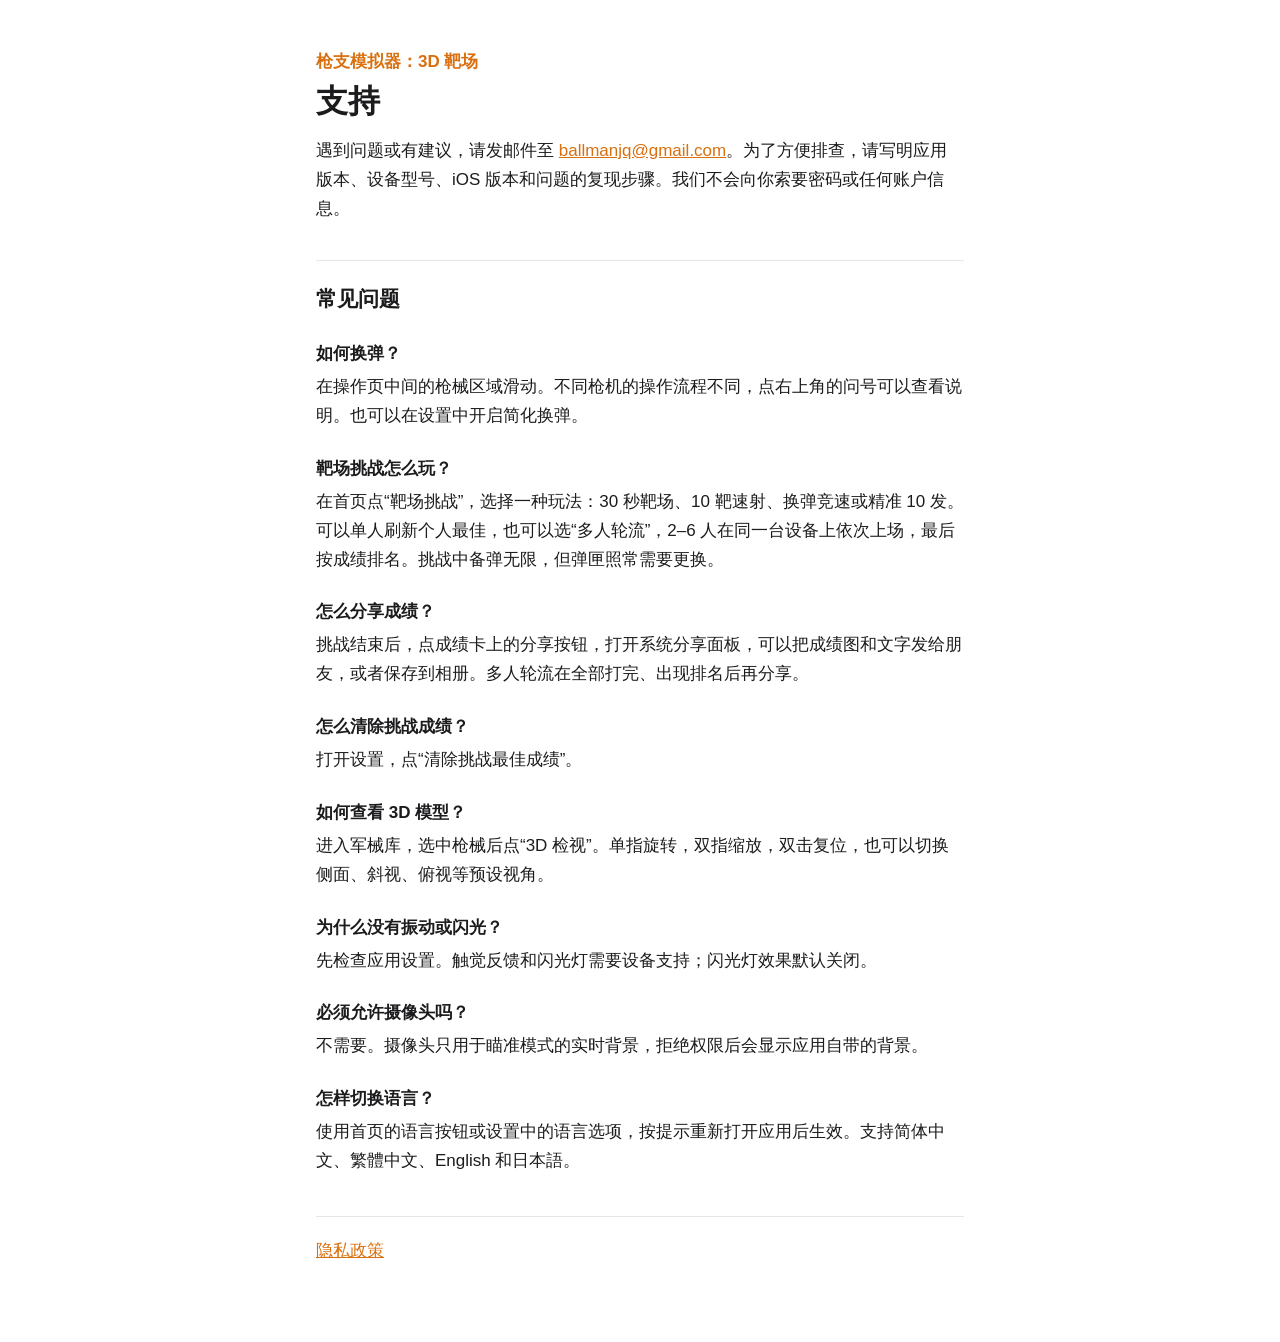
<file: index.html>
<!doctype html>
<html lang="zh-Hans">
<head>
<meta charset="utf-8">
<meta name="viewport" content="width=device-width, initial-scale=1">
<title>支持 · 枪支模拟器：3D 靶场</title>
<link rel="stylesheet" href="style.css">
</head>
<body>
<main>
<p class="app">枪支模拟器：3D 靶场</p>
<h1>支持</h1>
<p>遇到问题或有建议，请发邮件至 <a href="mailto:ballmanjq@gmail.com">ballmanjq@gmail.com</a>。为了方便排查，请写明应用版本、设备型号、iOS 版本和问题的复现步骤。我们不会向你索要密码或任何账户信息。</p>

<h2>常见问题</h2>

<h3>如何换弹？</h3>
<p>在操作页中间的枪械区域滑动。不同枪机的操作流程不同，点右上角的问号可以查看说明。也可以在设置中开启简化换弹。</p>

<h3>靶场挑战怎么玩？</h3>
<p>在首页点“靶场挑战”，选择一种玩法：30 秒靶场、10 靶速射、换弹竞速或精准 10 发。可以单人刷新个人最佳，也可以选“多人轮流”，2–6 人在同一台设备上依次上场，最后按成绩排名。挑战中备弹无限，但弹匣照常需要更换。</p>

<h3>怎么分享成绩？</h3>
<p>挑战结束后，点成绩卡上的分享按钮，打开系统分享面板，可以把成绩图和文字发给朋友，或者保存到相册。多人轮流在全部打完、出现排名后再分享。</p>

<h3>怎么清除挑战成绩？</h3>
<p>打开设置，点“清除挑战最佳成绩”。</p>

<h3>如何查看 3D 模型？</h3>
<p>进入军械库，选中枪械后点“3D 检视”。单指旋转，双指缩放，双击复位，也可以切换侧面、斜视、俯视等预设视角。</p>

<h3>为什么没有振动或闪光？</h3>
<p>先检查应用设置。触觉反馈和闪光灯需要设备支持；闪光灯效果默认关闭。</p>

<h3>必须允许摄像头吗？</h3>
<p>不需要。摄像头只用于瞄准模式的实时背景，拒绝权限后会显示应用自带的背景。</p>

<h3>怎样切换语言？</h3>
<p>使用首页的语言按钮或设置中的语言选项，按提示重新打开应用后生效。支持简体中文、繁體中文、English 和日本語。</p>

<p class="nav"><a href="privacy.html">隐私政策</a></p>
</main>
</body>
</html>
</file>
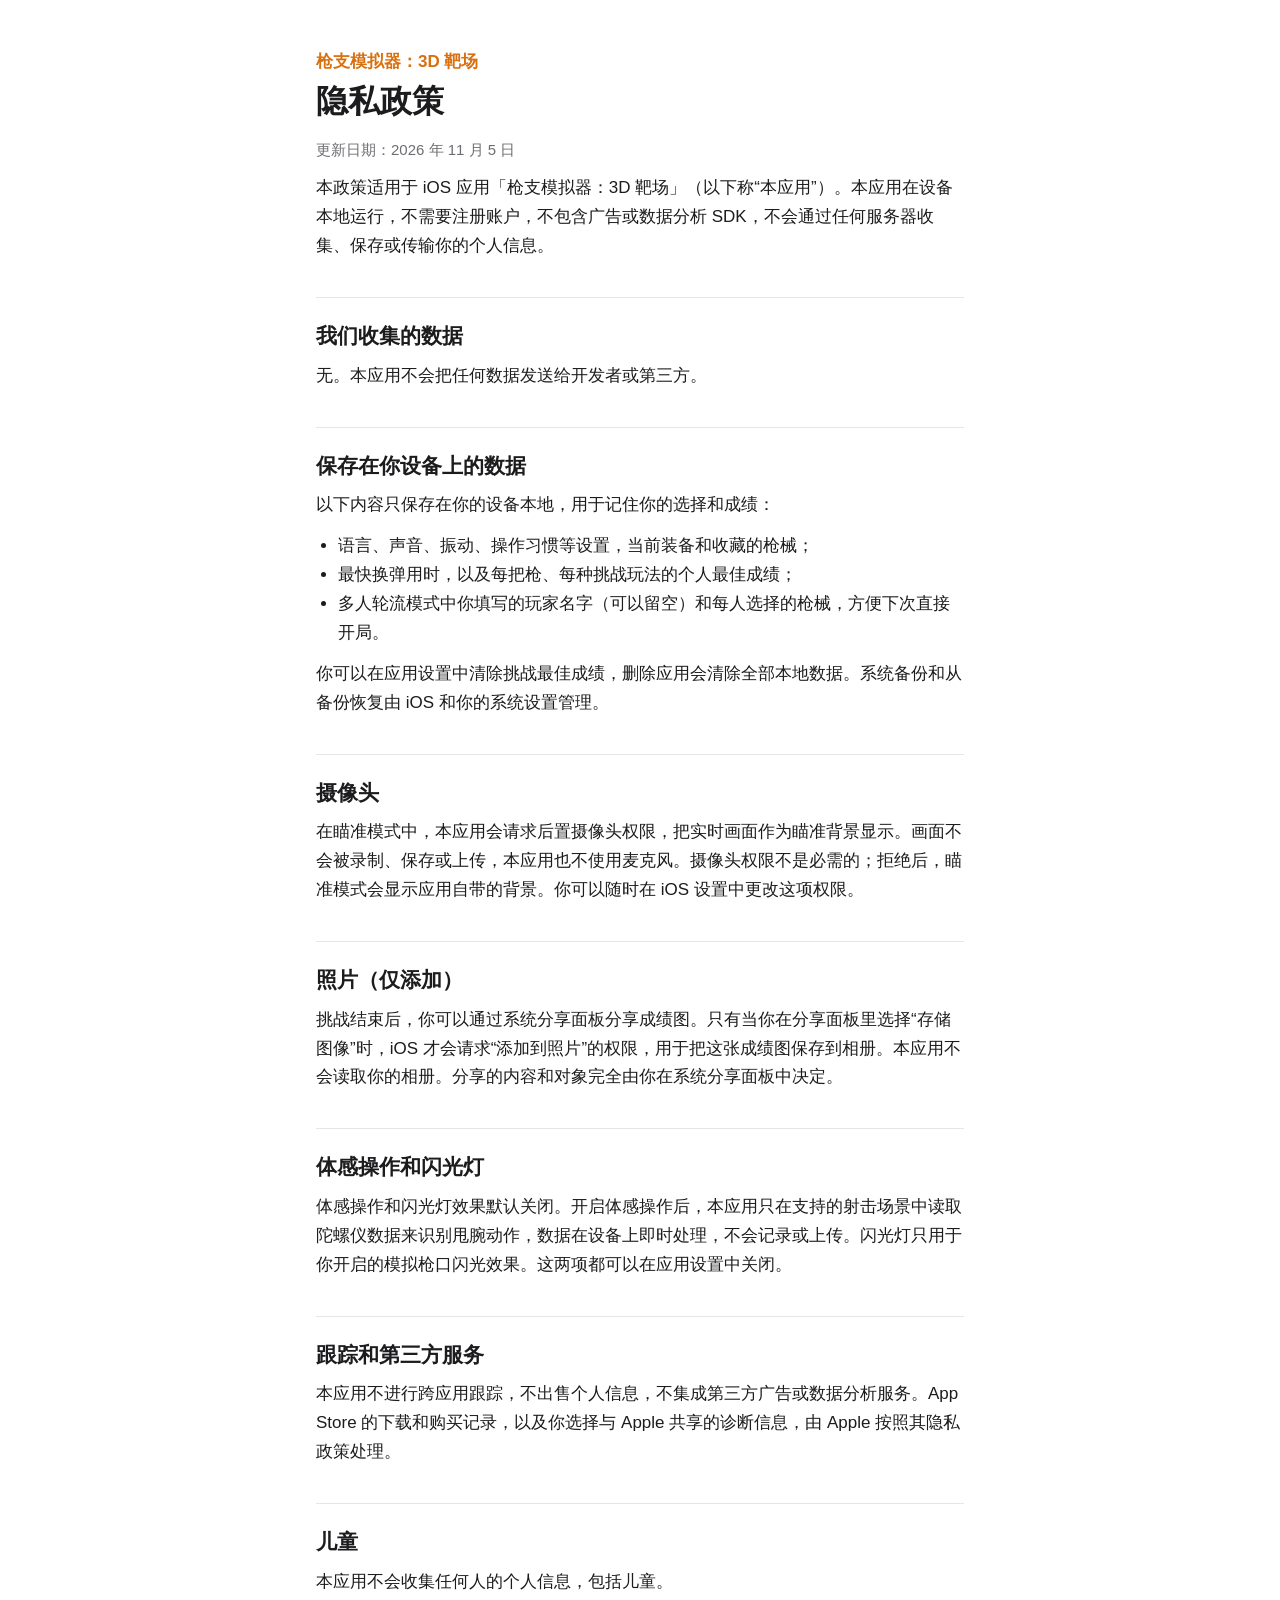
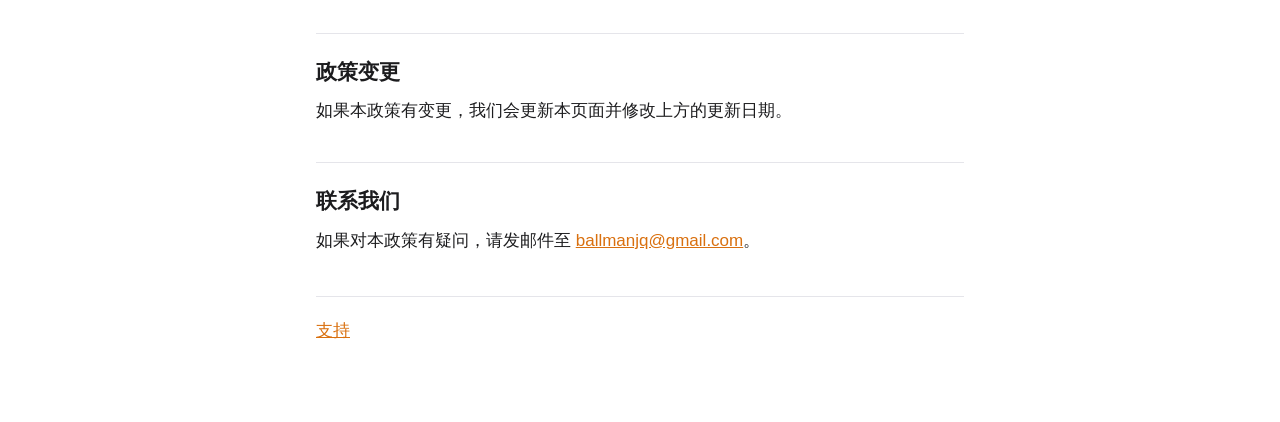
<file: privacy.html>
<!doctype html>
<html lang="zh-Hans">
<head>
<meta charset="utf-8">
<meta name="viewport" content="width=device-width, initial-scale=1">
<title>隐私政策 · 枪支模拟器：3D 靶场</title>
<link rel="stylesheet" href="style.css">
</head>
<body>
<main>
<p class="app">枪支模拟器：3D 靶场</p>
<h1>隐私政策</h1>
<p class="meta">更新日期：2026 年 11 月 5 日</p>

<p>本政策适用于 iOS 应用「枪支模拟器：3D 靶场」（以下称“本应用”）。本应用在设备本地运行，不需要注册账户，不包含广告或数据分析 SDK，不会通过任何服务器收集、保存或传输你的个人信息。</p>

<h2>我们收集的数据</h2>
<p>无。本应用不会把任何数据发送给开发者或第三方。</p>

<h2>保存在你设备上的数据</h2>
<p>以下内容只保存在你的设备本地，用于记住你的选择和成绩：</p>
<ul>
<li>语言、声音、振动、操作习惯等设置，当前装备和收藏的枪械；</li>
<li>最快换弹用时，以及每把枪、每种挑战玩法的个人最佳成绩；</li>
<li>多人轮流模式中你填写的玩家名字（可以留空）和每人选择的枪械，方便下次直接开局。</li>
</ul>
<p>你可以在应用设置中清除挑战最佳成绩，删除应用会清除全部本地数据。系统备份和从备份恢复由 iOS 和你的系统设置管理。</p>

<h2>摄像头</h2>
<p>在瞄准模式中，本应用会请求后置摄像头权限，把实时画面作为瞄准背景显示。画面不会被录制、保存或上传，本应用也不使用麦克风。摄像头权限不是必需的；拒绝后，瞄准模式会显示应用自带的背景。你可以随时在 iOS 设置中更改这项权限。</p>

<h2>照片（仅添加）</h2>
<p>挑战结束后，你可以通过系统分享面板分享成绩图。只有当你在分享面板里选择“存储图像”时，iOS 才会请求“添加到照片”的权限，用于把这张成绩图保存到相册。本应用不会读取你的相册。分享的内容和对象完全由你在系统分享面板中决定。</p>

<h2>体感操作和闪光灯</h2>
<p>体感操作和闪光灯效果默认关闭。开启体感操作后，本应用只在支持的射击场景中读取陀螺仪数据来识别甩腕动作，数据在设备上即时处理，不会记录或上传。闪光灯只用于你开启的模拟枪口闪光效果。这两项都可以在应用设置中关闭。</p>

<h2>跟踪和第三方服务</h2>
<p>本应用不进行跨应用跟踪，不出售个人信息，不集成第三方广告或数据分析服务。App Store 的下载和购买记录，以及你选择与 Apple 共享的诊断信息，由 Apple 按照其隐私政策处理。</p>

<h2>儿童</h2>
<p>本应用不会收集任何人的个人信息，包括儿童。</p>

<h2>政策变更</h2>
<p>如果本政策有变更，我们会更新本页面并修改上方的更新日期。</p>

<h2>联系我们</h2>
<p>如果对本政策有疑问，请发邮件至 <a href="mailto:ballmanjq@gmail.com">ballmanjq@gmail.com</a>。</p>

<p class="nav"><a href="./">支持</a></p>
</main>
</body>
</html>
</file>
<file: style.css>
:root {
  --bg: #ffffff;
  --text: #1c1c1e;
  --muted: #6e6e73;
  --accent: #d9700f;
  --rule: #e5e5ea;
}
@media (prefers-color-scheme: dark) {
  :root {
    --bg: #111112;
    --text: #f2f2f0;
    --muted: #9d9fa3;
    --accent: #ff9426;
    --rule: #2c2c2e;
  }
}
* { box-sizing: border-box; }
body {
  margin: 0;
  background: var(--bg);
  color: var(--text);
  font: 17px/1.7 -apple-system, BlinkMacSystemFont, "PingFang SC", "Hiragino Sans GB", "Microsoft YaHei", sans-serif;
}
main { max-width: 680px; margin: 0 auto; padding: 48px 16px 64px; }
.app { color: var(--accent); font-weight: 600; margin: 0 0 4px; }
h1 { font-size: 32px; line-height: 1.25; margin: 0 0 16px; }
h2 { font-size: 21px; margin: 36px 0 8px; padding-top: 20px; border-top: 1px solid var(--rule); }
h3 { font-size: 17px; margin: 24px 0 4px; }
p, ul { margin: 0 0 12px; }
ul { padding-left: 1.3em; }
.meta { color: var(--muted); font-size: 15px; }
a { color: var(--accent); }
.nav { margin-top: 40px; padding-top: 20px; border-top: 1px solid var(--rule); }
</file>
